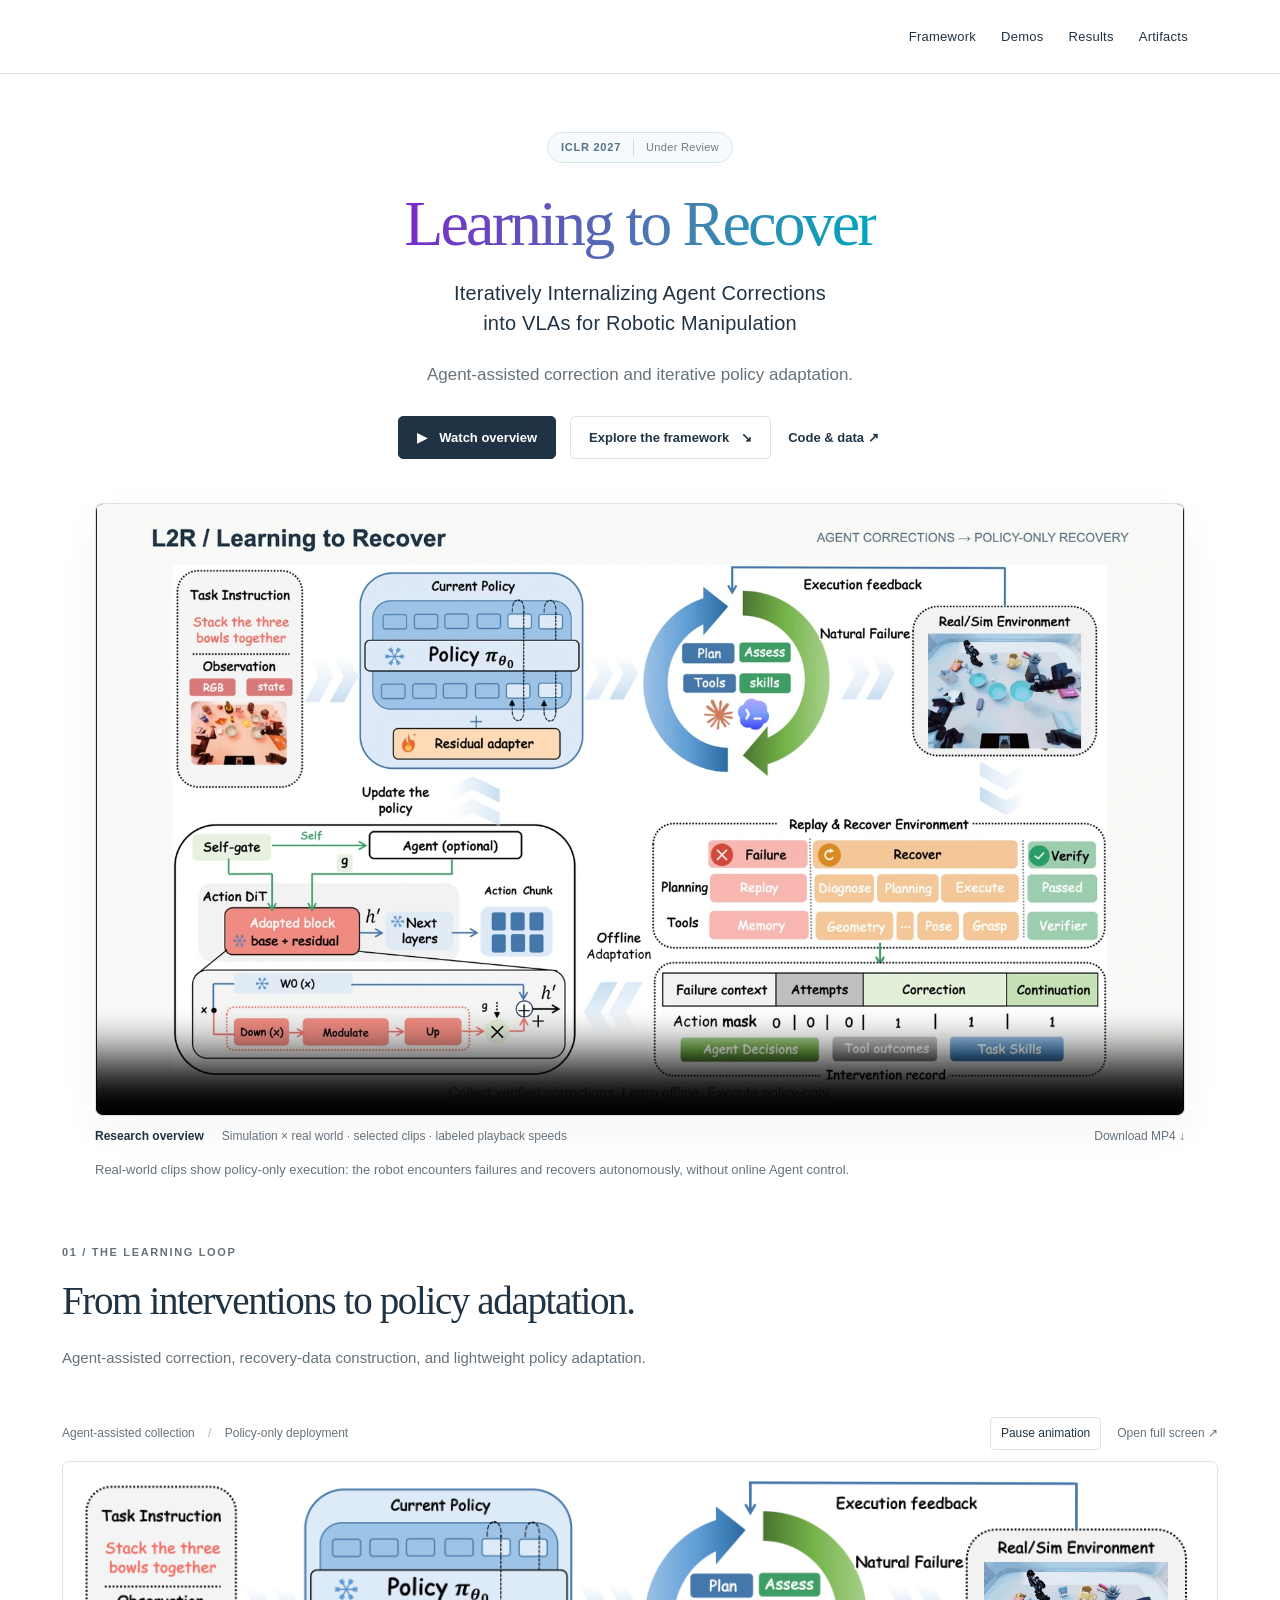
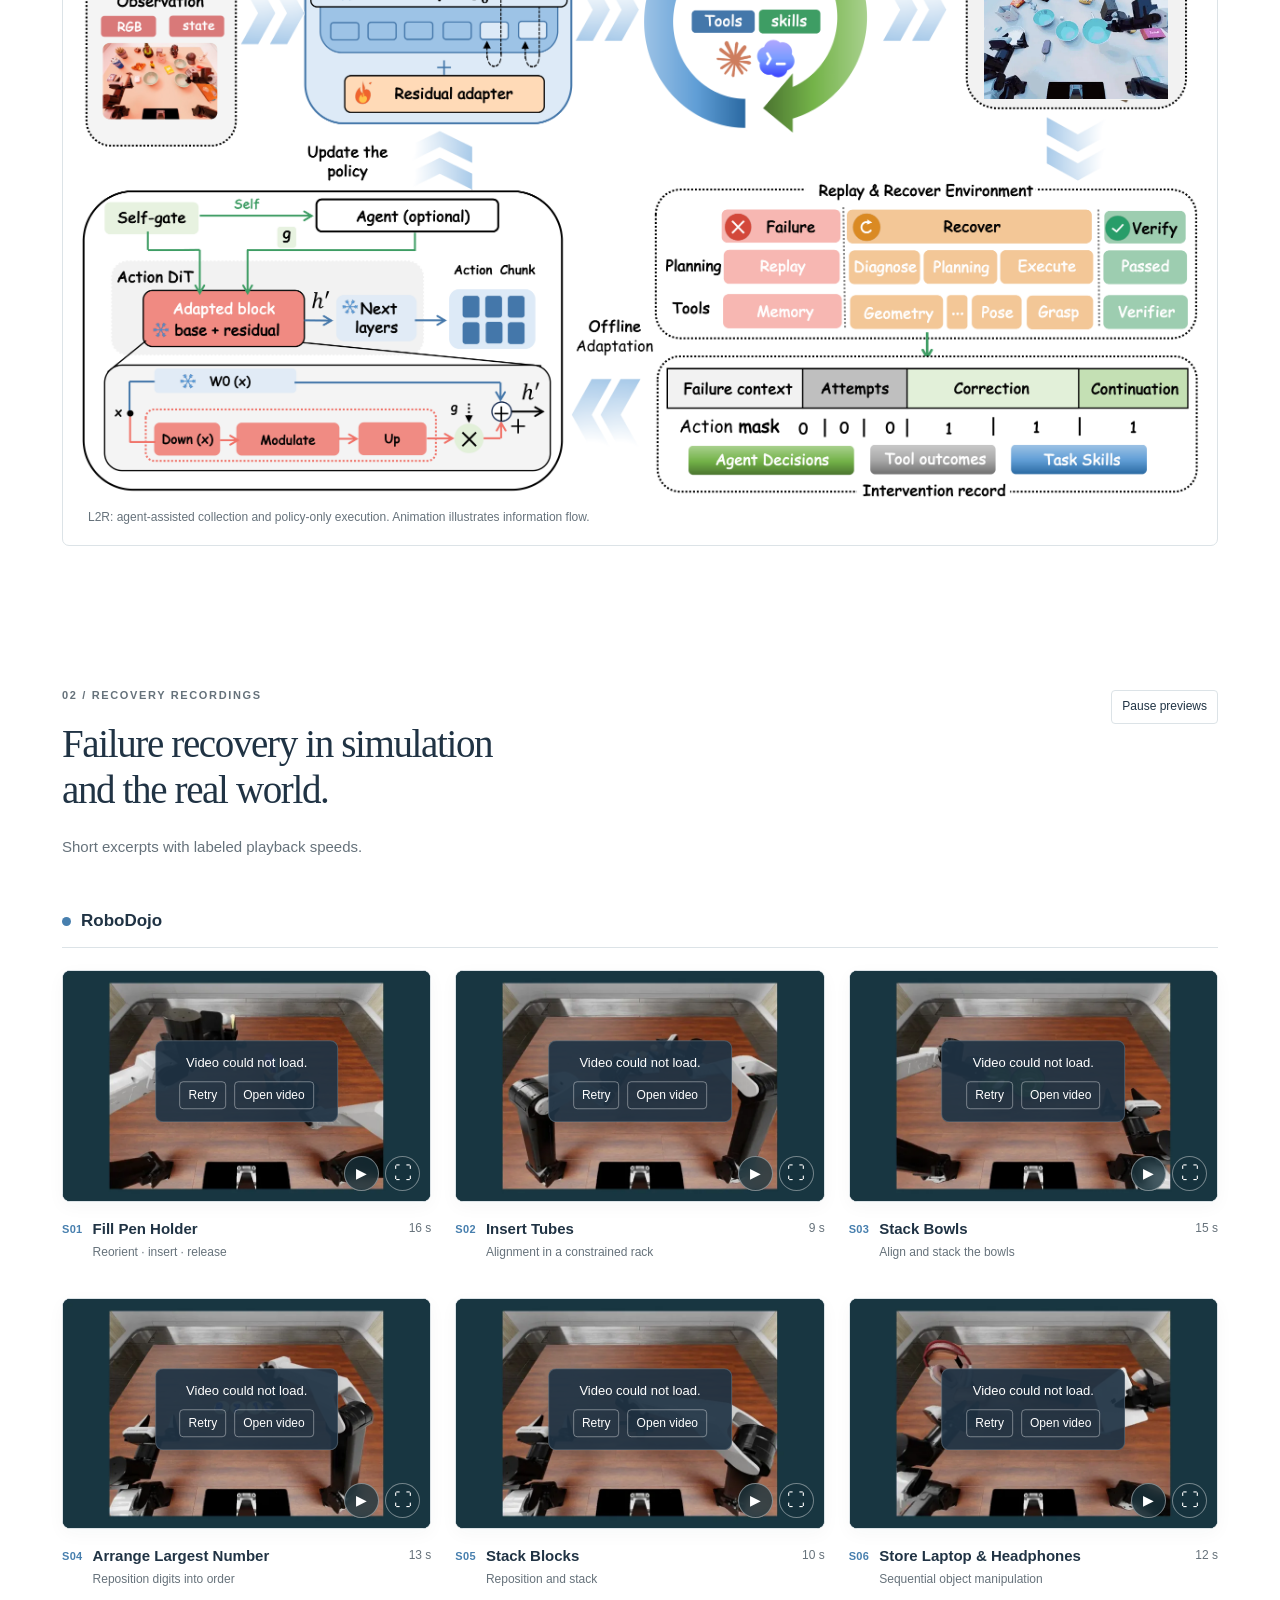
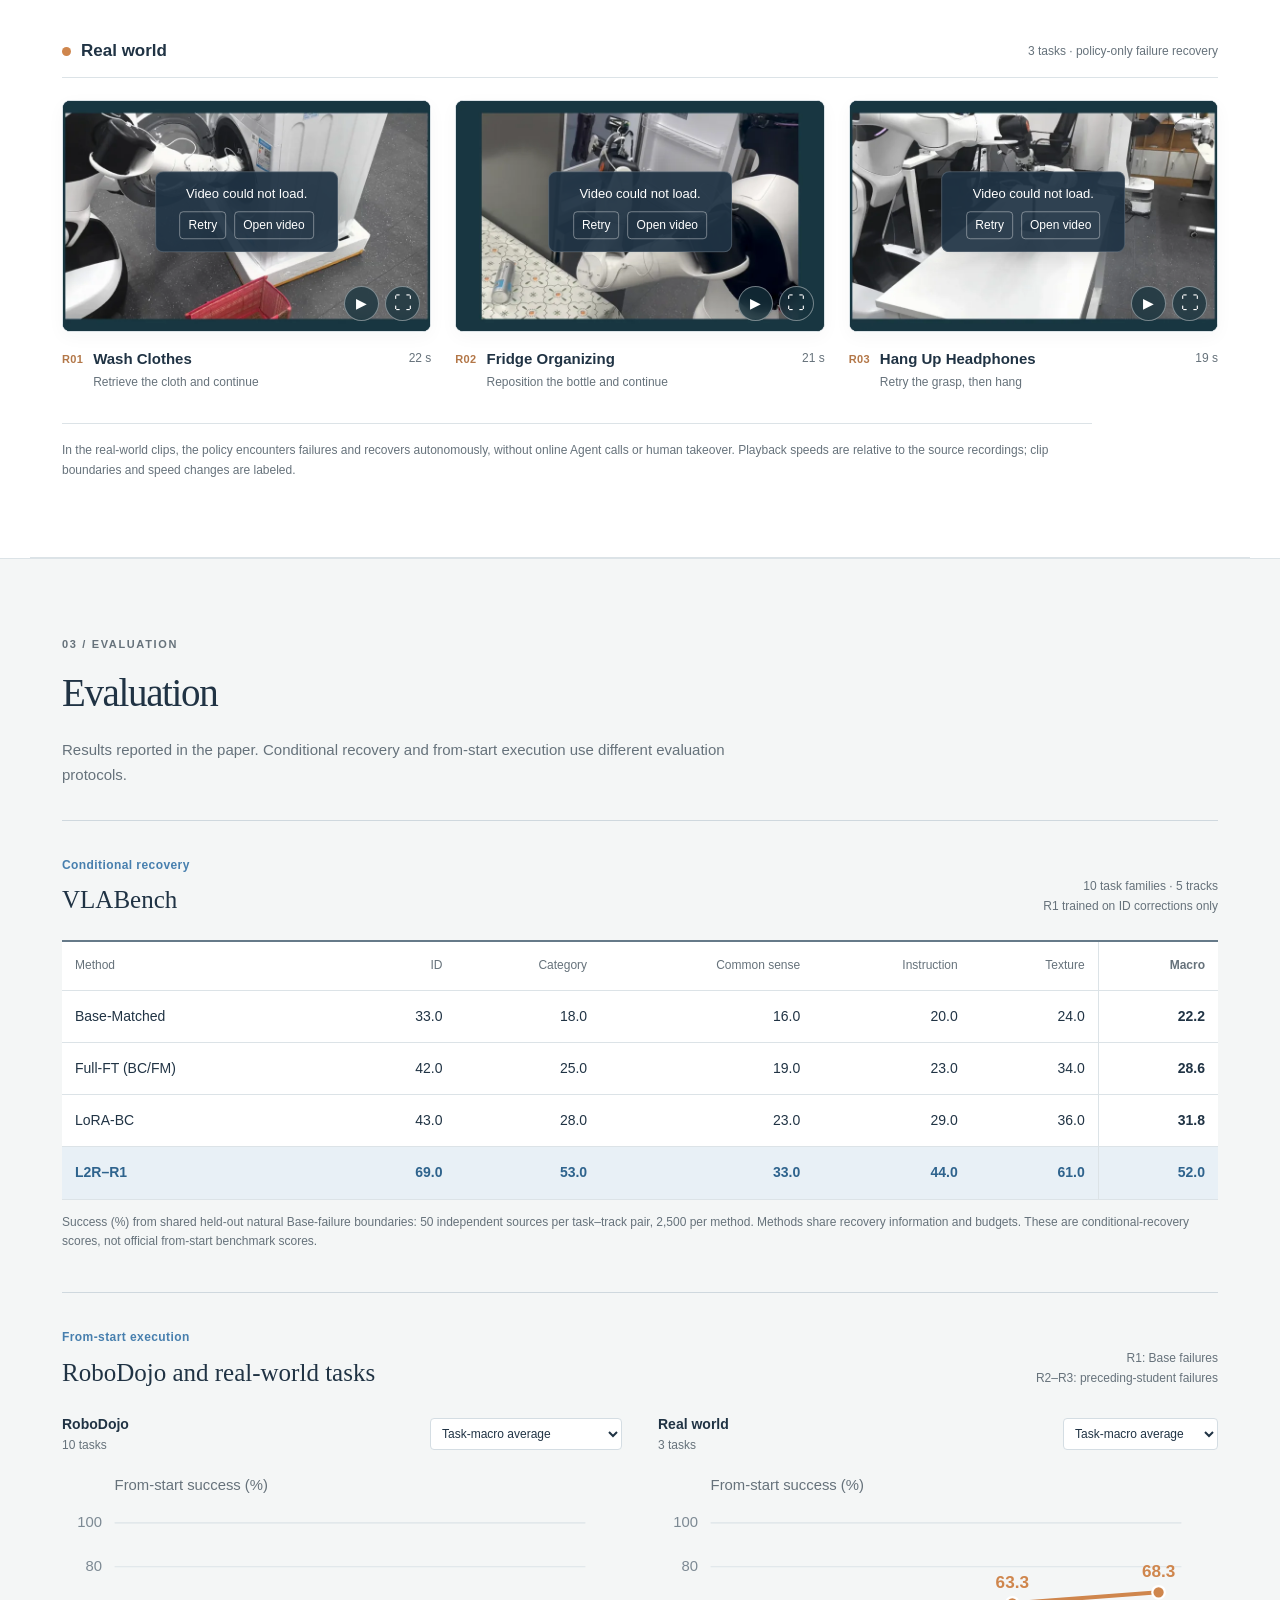
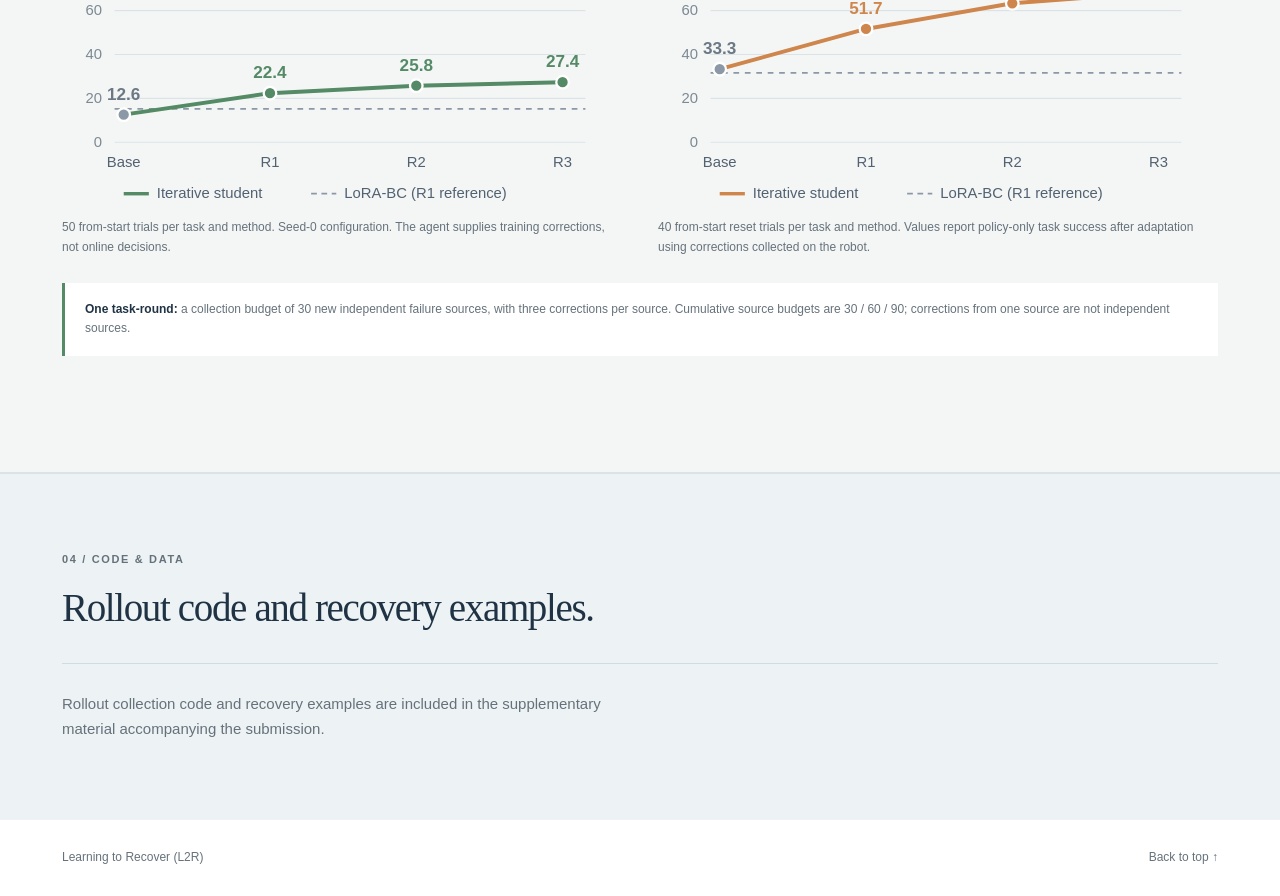
<file: index.html>
<!doctype html>
<html lang="en">
<head>
  <meta charset="utf-8">
  <meta name="viewport" content="width=device-width, initial-scale=1">
  <meta name="robots" content="noindex, nofollow, noarchive">
  <meta name="referrer" content="no-referrer">
  <meta http-equiv="Content-Security-Policy" content="default-src 'self'; script-src 'self'; style-src 'self' 'unsafe-inline'; img-src 'self' data:; media-src 'self'; connect-src 'self'; object-src 'none'; base-uri 'none'; form-action 'none'">
  <meta name="description" content="Verified interventions, lightweight offline adaptation, and iterative learning from natural robot failures.">
  <title>Learning to Recover (L2R)</title>
  <link rel="icon" href="data:,">
  <link rel="stylesheet" href="style.css">
  <link rel="stylesheet" href="polish.css?v=20260926b">
  <script src="app.js" defer></script>
  <link rel="preload" as="image" href="media/overview-poster.webp?v=20260926b" fetchpriority="high">
</head>
<body>
<a class="skip" href="#main">Skip to content</a>
<header class="site-header">
  <nav aria-label="Page navigation"><a href="#framework">Framework</a><a href="#recordings">Demos</a><a href="#evidence">Results</a><a href="#artifacts">Artifacts</a></nav>
</header>
<main id="main">
<section class="hero wrap" id="top">
  <p class="review-status"><span>ICLR 2027</span><span>Under Review</span></p>
  <h1><span>Learning to Recover</span></h1>
  <p class="paper-subtitle">Iteratively Internalizing Agent Corrections<br class="desktop-only"> into VLAs for Robotic Manipulation</p>
  <p class="hero-deck">Agent-assisted correction and iterative policy adaptation.</p>
  <div class="actions"><a class="button primary" href="#overview"><span aria-hidden="true">▶</span> Watch overview</a><a class="button" href="#framework">Explore the framework <span aria-hidden="true">↘</span></a><a class="text-link" href="#artifacts">Code &amp; data <span aria-hidden="true">↗</span></a></div>
  <figure class="overview" id="overview">
    <video controls playsinline preload="none" poster="media/overview-poster.webp?v=20260926b" aria-label="Research overview with simulation recovery examples and policy-only real-world failure recovery"><source src="media/overview.mp4?v=20260926b" type="video/mp4"><track kind="captions" srclang="en" label="English" src="overview.vtt?v=20260926" default>Your browser does not support video. <a href="media/overview.mp4?v=20260926b">Download the overview.</a></video>
    <figcaption><span>Research overview</span><span>Simulation × real world · selected clips · labeled playback speeds</span><a href="media/overview.mp4?v=20260926b" download>Download MP4 ↓</a></figcaption>
    <p class="overview-note">Real-world clips show policy-only execution: the robot encounters failures and recovers autonomously, without online Agent control.</p>
  </figure>
</section>


<section class="section wrap" id="framework">
  <div class="section-heading"><p class="eyebrow">01 / The learning loop</p><h2>From interventions to policy adaptation.</h2><p>Agent-assisted correction, recovery-data construction, and lightweight policy adaptation.</p></div>
  <div class="framework-toolbar"><span>Agent-assisted collection <span class="separator">/</span> Policy-only deployment</span><button class="quiet-button" id="motion-toggle" aria-pressed="false">Pause animation</button><a href="framework.html" target="_blank" rel="noopener">Open full screen ↗</a></div>
  <figure class="framework-figure">
    <div class="framework-stage" data-framework>
      <img loading="lazy" decoding="async" class="framework-base" src="media/framework-base.webp?v=20260926b" width="2400" height="1325" alt="L2R: agent-assisted collection, selective supervision, and offline adaptation for policy-only recovery.">
      <img class="framework-ring" src="media/framework-ring.webp?v=20260926b" width="530" height="530" alt="" aria-hidden="true">
      <img class="framework-labels" src="media/framework-labels.webp?v=20260926b" width="2400" height="1325" alt="" aria-hidden="true">
      <video class="environment-video" muted playsinline loop preload="none" poster="media/physics.webp" aria-label="Illustrative manipulation in the environment"><source src="media/physics.mp4" type="video/mp4"></video>
      <svg class="flow-layer" viewBox="0 0 2400 1325" aria-hidden="true">
        <g transform="translate(342 227)"><g class="framework-chevron" style="--dx:5px;--dy:0px;animation-delay:0.0s">
          <svg width="76" height="127" viewBox="0 0 76 127" overflow="hidden"><image href="media/framework-arrows.webp?v=20260926b" width="2040" height="180"/></svg>
        </g></g>
        <g transform="translate(404 227)"><g class="framework-chevron" style="--dx:5px;--dy:0px;animation-delay:-1.25s">
          <svg width="76" height="127" viewBox="170 0 76 127" overflow="hidden"><image href="media/framework-arrows.webp?v=20260926b" width="2040" height="180"/></svg>
        </g></g>
        <g transform="translate(1060 219)"><g class="framework-chevron" style="--dx:5px;--dy:0px;animation-delay:0.0s">
          <svg width="77" height="128" viewBox="340 0 77 128" overflow="hidden"><image href="media/framework-arrows.webp?v=20260926b" width="2040" height="180"/></svg>
        </g></g>
        <g transform="translate(1122 219)"><g class="framework-chevron" style="--dx:5px;--dy:0px;animation-delay:-1.25s">
          <svg width="77" height="128" viewBox="510 0 77 128" overflow="hidden"><image href="media/framework-arrows.webp?v=20260926b" width="2040" height="180"/></svg>
        </g></g>
        <g transform="translate(1720 219)"><g class="framework-chevron" style="--dx:5px;--dy:0px;animation-delay:0.0s">
          <svg width="77" height="128" viewBox="680 0 77 128" overflow="hidden"><image href="media/framework-arrows.webp?v=20260926b" width="2040" height="180"/></svg>
        </g></g>
        <g transform="translate(1783 219)"><g class="framework-chevron" style="--dx:5px;--dy:0px;animation-delay:-1.25s">
          <svg width="76" height="128" viewBox="850 0 76 128" overflow="hidden"><image href="media/framework-arrows.webp?v=20260926b" width="2040" height="180"/></svg>
        </g></g>
        <g transform="translate(2072 508)"><g class="framework-chevron" style="--dx:0px;--dy:5px;animation-delay:0.0s">
          <svg width="129" height="76" viewBox="1020 0 129 76" overflow="hidden"><image href="media/framework-arrows.webp?v=20260926b" width="2040" height="180"/></svg>
        </g></g>
        <g transform="translate(2072 570)"><g class="framework-chevron" style="--dx:0px;--dy:5px;animation-delay:-1.25s">
          <svg width="128" height="76" viewBox="1190 0 128 76" overflow="hidden"><image href="media/framework-arrows.webp?v=20260926b" width="2040" height="180"/></svg>
        </g></g>
        <g transform="translate(1114 1070)"><g class="framework-chevron" style="--dx:-5px;--dy:0px;animation-delay:0.0s">
          <svg width="88" height="148" viewBox="1360 0 88 148" overflow="hidden"><image href="media/framework-arrows.webp?v=20260926b" width="2040" height="180"/></svg>
        </g></g>
        <g transform="translate(1052 1070)"><g class="framework-chevron" style="--dx:-5px;--dy:0px;animation-delay:-1.25s">
          <svg width="88" height="148" viewBox="1530 0 88 148" overflow="hidden"><image href="media/framework-arrows.webp?v=20260926b" width="2040" height="180"/></svg>
        </g></g>
        <g transform="translate(711 595)"><g class="framework-chevron" style="--dx:0px;--dy:-5px;animation-delay:0.0s">
          <svg width="130" height="71" viewBox="1700 0 130 71" overflow="hidden"><image href="media/framework-arrows.webp?v=20260926b" width="2040" height="180"/></svg>
        </g></g>
        <g transform="translate(711 538)"><g class="framework-chevron" style="--dx:0px;--dy:-5px;animation-delay:-1.25s">
          <svg width="130" height="71" viewBox="1870 0 130 71" overflow="hidden"><image href="media/framework-arrows.webp?v=20260926b" width="2040" height="180"/></svg>
        </g></g>
      </svg>
    </div>
    <figcaption>L2R: agent-assisted collection and policy-only execution. Animation illustrates information flow.</figcaption>
  </figure>
</section>

<section class="section wrap demo-section" id="recordings">
  <div class="demo-heading"><div class="section-heading compact"><p class="eyebrow">02 / Recovery recordings</p><h2>Failure recovery in simulation<br>and the real world.</h2><p>Short excerpts with labeled playback speeds.</p></div><button class="quiet-button" id="gallery-toggle" aria-pressed="false">Pause previews</button></div>
  <div class="gallery-group-heading"><h3><span class="domain-dot sim-dot"></span>RoboDojo</h3></div>
  <div class="demo-grid simulation-gallery">
    <figure class="demo-card"><div class="clip-frame"><video class="demo-clip" controls muted playsinline loop preload="none" data-poster="media/clips/fill-pen-holder.webp" aria-label="Fill Pen Holder, edited excerpts, 2× / 2.5× playback"><source src="media/clips/fill-pen-holder.mp4" type="video/mp4"></video></div><figcaption><span class="clip-index">S01</span><div><h3>Fill Pen Holder</h3><p>Reorient · insert · release</p></div><span class="clip-duration">16 s</span></figcaption></figure>
    <figure class="demo-card"><div class="clip-frame"><video class="demo-clip" controls muted playsinline loop preload="none" data-poster="media/clips/insert-tubes.webp" aria-label="Insert Tubes, edited excerpts, 1.5× / 1.25× playback"><source src="media/clips/insert-tubes.mp4" type="video/mp4"></video></div><figcaption><span class="clip-index">S02</span><div><h3>Insert Tubes</h3><p>Alignment in a constrained rack</p></div><span class="clip-duration">9 s</span></figcaption></figure>
    <figure class="demo-card"><div class="clip-frame"><video class="demo-clip" controls muted playsinline loop preload="none" data-poster="media/clips/stack-bowls.webp" aria-label="Stack Bowls, edited excerpts, 2× playback"><source src="media/clips/stack-bowls.mp4" type="video/mp4"></video></div><figcaption><span class="clip-index">S03</span><div><h3>Stack Bowls</h3><p>Align and stack the bowls</p></div><span class="clip-duration">15 s</span></figcaption></figure>
    <figure class="demo-card"><div class="clip-frame"><video class="demo-clip" controls muted playsinline loop preload="none" data-poster="media/clips/arrange-number.webp" aria-label="Arrange Largest Number, edited excerpts, 2× playback"><source src="media/clips/arrange-number.mp4" type="video/mp4"></video></div><figcaption><span class="clip-index">S04</span><div><h3>Arrange Largest Number</h3><p>Reposition digits into order</p></div><span class="clip-duration">13 s</span></figcaption></figure>
    <figure class="demo-card"><div class="clip-frame"><video class="demo-clip" controls muted playsinline loop preload="none" data-poster="media/clips/stack-blocks.webp" aria-label="Stack Blocks, edited excerpts, 1.8× playback"><source src="media/clips/stack-blocks.mp4" type="video/mp4"></video></div><figcaption><span class="clip-index">S05</span><div><h3>Stack Blocks</h3><p>Reposition and stack</p></div><span class="clip-duration">10 s</span></figcaption></figure>
    <figure class="demo-card"><div class="clip-frame"><video class="demo-clip" controls muted playsinline loop preload="none" data-poster="media/clips/store-laptop.webp" aria-label="Store Laptop and Headphones, edited excerpts, 2× playback"><source src="media/clips/store-laptop.mp4" type="video/mp4"></video></div><figcaption><span class="clip-index">S06</span><div><h3>Store Laptop &amp; Headphones</h3><p>Sequential object manipulation</p></div><span class="clip-duration">12 s</span></figcaption></figure>
  </div>
  <div class="gallery-group-heading real-group"><h3><span class="domain-dot real-dot"></span>Real world</h3><p>3 tasks · policy-only failure recovery</p></div>
  <div class="demo-grid real-demo-gallery">
    <figure class="demo-card"><div class="clip-frame"><video class="demo-clip" controls muted playsinline loop preload="none" data-poster="media/clips/wash-clothes.webp" aria-label="Wash Clothes, policy-only autonomous failure recovery, selected clips at 3× / 4× playback"><source src="media/clips/wash-clothes.mp4?v=20260924c" type="video/mp4"></video></div><figcaption><span class="clip-index">R01</span><div><h3>Wash Clothes</h3><p>Retrieve the cloth and continue</p></div><span class="clip-duration">22 s</span></figcaption></figure>
    <figure class="demo-card"><div class="clip-frame"><video class="demo-clip" controls muted playsinline loop preload="none" data-poster="media/clips/fridge.webp?v=20260924b" aria-label="Fridge Organizing, policy-only autonomous failure recovery, selected clips at 3× / 4× playback"><source src="media/clips/fridge.mp4?v=20260924c" type="video/mp4"></video></div><figcaption><span class="clip-index">R02</span><div><h3>Fridge Organizing</h3><p>Reposition the bottle and continue</p></div><span class="clip-duration">21 s</span></figcaption></figure>
    <figure class="demo-card"><div class="clip-frame"><video class="demo-clip" controls muted playsinline loop preload="none" data-poster="media/clips/hang-headphones.webp" aria-label="Hang Up Headphones, policy-only autonomous failure recovery, selected clips at 3× / 2.5× playback"><source src="media/clips/hang-headphones.mp4?v=20260924c" type="video/mp4"></video></div><figcaption><span class="clip-index">R03</span><div><h3>Hang Up Headphones</h3><p>Retry the grasp, then hang</p></div><span class="clip-duration">19 s</span></figcaption></figure>
  </div>
  <p class="gallery-note">In the real-world clips, the policy encounters failures and recovers autonomously, without online Agent calls or human takeover. Playback speeds are relative to the source recordings; clip boundaries and speed changes are labeled.</p>
</section>


<section class="evidence-section" id="evidence"><div class="wrap section">
  <div class="section-heading compact"><p class="eyebrow">03 / Evaluation</p><h2>Evaluation</h2><p>Results reported in the paper. Conditional recovery and from-start execution use different evaluation protocols.</p></div>
  <article class="study">
    <div class="study-heading"><div><span class="study-tag">Conditional recovery</span><h3>VLABench</h3></div><p>10 task families · 5 tracks<br>R1 trained on ID corrections only</p></div>
    <div class="table-scroll"><table class="results-table"><caption class="sr-only">Conditional recovery success percentage on VLABench</caption><thead><tr><th scope="col">Method</th><th scope="col">ID</th><th scope="col">Category</th><th scope="col">Common sense</th><th scope="col">Instruction</th><th scope="col">Texture</th><th scope="col">Macro</th></tr></thead><tbody>
      <tr><th scope="row">Base-Matched</th><td>33.0</td><td>18.0</td><td>16.0</td><td>20.0</td><td>24.0</td><td>22.2</td></tr>
      <tr><th scope="row">Full-FT (BC/FM)</th><td>42.0</td><td>25.0</td><td>19.0</td><td>23.0</td><td>34.0</td><td>28.6</td></tr>
      <tr><th scope="row">LoRA-BC</th><td>43.0</td><td>28.0</td><td>23.0</td><td>29.0</td><td>36.0</td><td>31.8</td></tr>
      <tr class="ours-row"><th scope="row">L2R–R1</th><td>69.0</td><td>53.0</td><td>33.0</td><td>44.0</td><td>61.0</td><td>52.0</td></tr>
    </tbody></table></div>
    <p class="protocol-note">Success (%) from shared held-out natural Base-failure boundaries: 50 independent sources per task–track pair, 2,500 per method. Methods share recovery information and budgets. These are conditional-recovery scores, not official from-start benchmark scores.</p>
  </article>
  <article class="study iterative-study">
    <div class="study-heading"><div><span class="study-tag">From-start execution</span><h3>RoboDojo and real-world tasks</h3></div><p>R1: Base failures<br>R2–R3: preceding-student failures</p></div>
    <div class="plot-grid">
      <div class="plot-panel"><div class="plot-heading"><h4>RoboDojo <span>10 tasks</span></h4><label class="sr-only" for="sim-task">RoboDojo task</label><select id="sim-task"><option value="macro">Task-macro average</option></select></div><div class="line-chart" id="sim-chart"></div><p class="protocol-note">50 from-start trials per task and method. Seed-0 configuration. The agent supplies training corrections, not online decisions.</p></div>
      <div class="plot-panel"><div class="plot-heading"><h4>Real world <span>3 tasks</span></h4><label class="sr-only" for="real-task">Real-world task</label><select id="real-task"><option value="macro">Task-macro average</option></select></div><div class="line-chart" id="real-chart"></div><p class="protocol-note">40 from-start reset trials per task and method. Values report policy-only task success after adaptation using corrections collected on the robot.</p></div>
    </div>
    <div class="round-note"><strong>One task-round:</strong> a collection budget of 30 new independent failure sources, with three corrections per source. Cumulative source budgets are 30 / 60 / 90; corrections from one source are not independent sources.</div>
  </article>
</div></section>


<section class="artifacts-section" id="artifacts"><div class="wrap section">
  <div class="section-heading compact"><p class="eyebrow">04 / Code &amp; data</p><h2>Rollout code and recovery examples.</h2></div>
  <div class="artifact-download"><p>Rollout collection code and recovery examples are included in the supplementary material accompanying the submission.</p></div>
</div></section>
<noscript><p class="wrap">JavaScript enables the interactive figures and video previews. The overview video remains available through the link above.</p></noscript>
</main>
<footer class="wrap"><p>Learning to Recover (L2R)</p><a href="#top">Back to top ↑</a></footer>
</body></html>
</file>
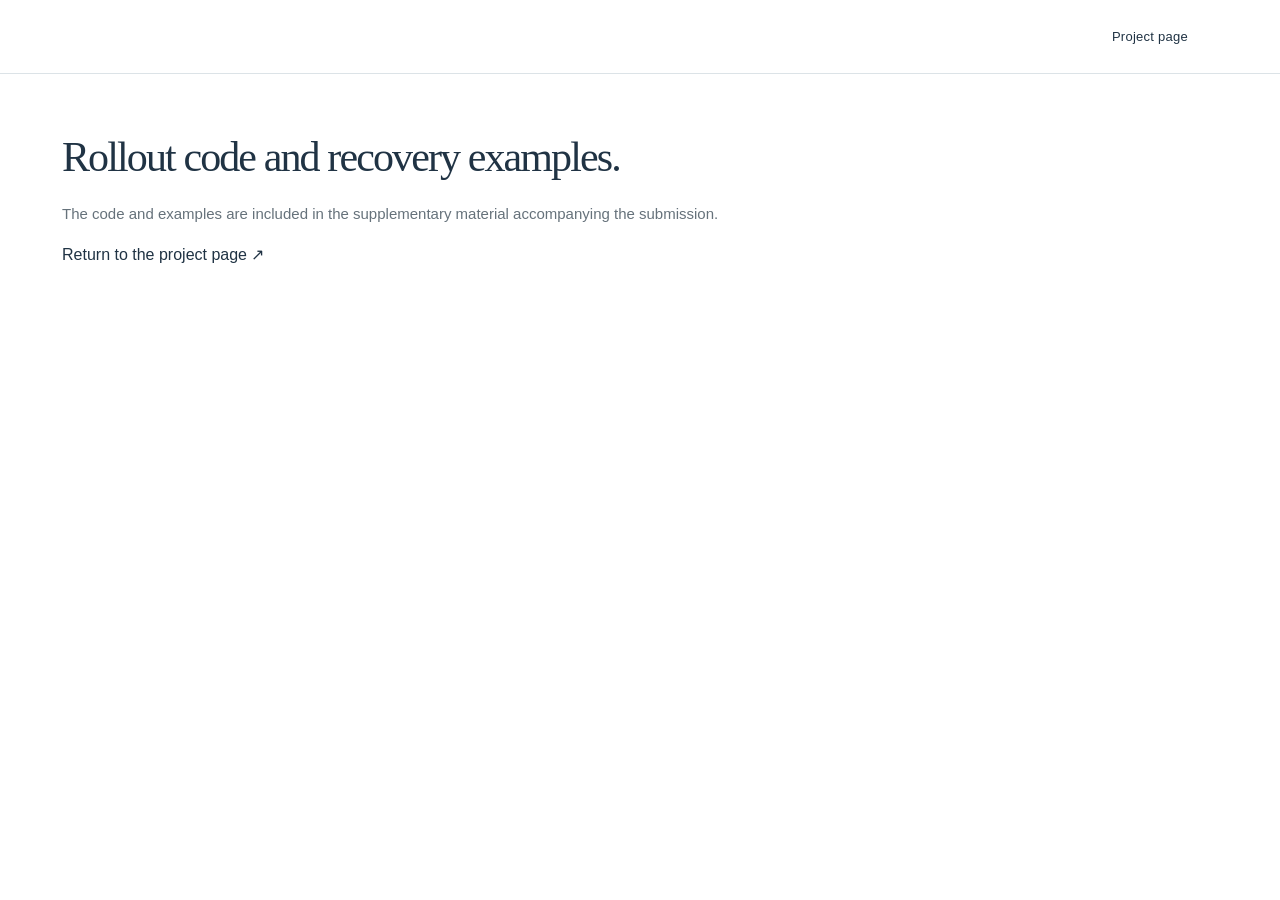
<file: documentation.html>
<!doctype html>
<html lang="en"><head><meta charset="utf-8"><meta name="viewport" content="width=device-width,initial-scale=1"><meta name="robots" content="noindex,nofollow,noarchive"><meta name="referrer" content="no-referrer"><meta http-equiv="Content-Security-Policy" content="default-src 'self'; style-src 'self'; img-src 'self' data:; object-src 'none'; base-uri 'none'; form-action 'none'"><link rel="icon" href="data:,"><title>Supplementary material · L2R</title><link rel="stylesheet" href="style.css"><link rel="stylesheet" href="polish.css"></head>
<body><header class="site-header"><nav aria-label="Page navigation"><a href="index.html">Project page</a></nav></header>
<main class="wrap documentation"><h1>Rollout code and recovery examples.</h1><p>The code and examples are included in the supplementary material accompanying the submission.</p><a href="index.html">Return to the project page ↗</a></main></body></html>
</file>
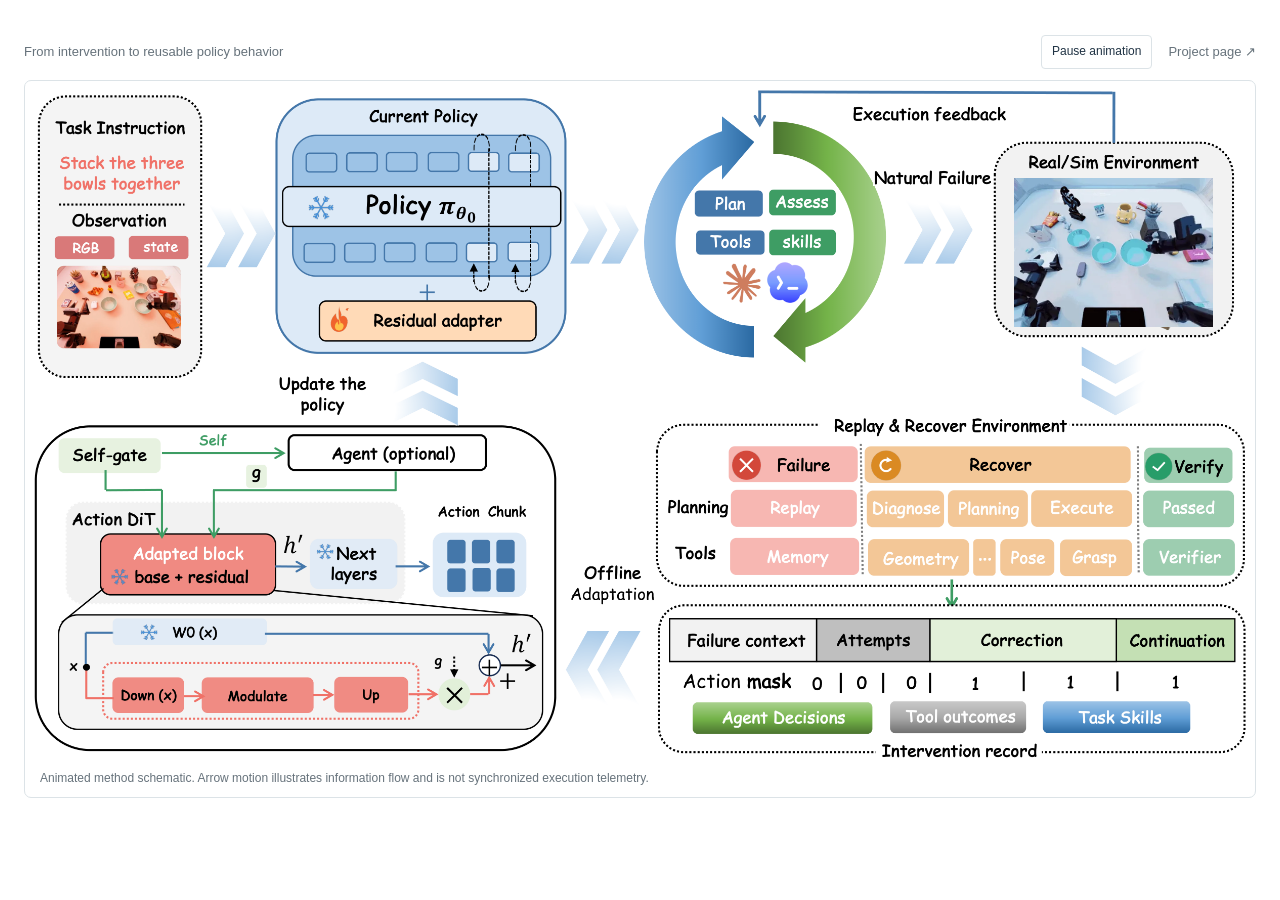
<file: framework.html>
<!doctype html><html lang="en"><head><meta charset="utf-8"><meta name="viewport" content="width=device-width,initial-scale=1"><meta name="robots" content="noindex,nofollow,noarchive"><meta name="referrer" content="no-referrer"><link rel="icon" href="data:,"><title>Framework · Learning to Recover (L2R)</title><link rel="stylesheet" href="style.css"><link rel="stylesheet" href="polish.css?v=20260926b"><script src="app.js" defer></script><style>body{padding:24px;max-width:1900px;margin:auto}.framework-toolbar{font-size:13px}.framework-figure{padding:8px}h1{font-size:26px;margin:0}</style></head><body>
<div class="framework-toolbar"><span>From intervention to reusable policy behavior</span><button class="quiet-button" id="motion-toggle" aria-pressed="false">Pause animation</button><a href="index.html#framework">Project page ↗</a></div>
<figure class="framework-figure"><div class="framework-stage" data-framework>
      <img loading="lazy" decoding="async" class="framework-base" src="media/framework-base.webp?v=20260926b" width="2400" height="1325" alt="L2R: agent-assisted collection, selective supervision, and offline adaptation for policy-only recovery.">
      <img class="framework-ring" src="media/framework-ring.webp?v=20260926b" width="530" height="530" alt="" aria-hidden="true">
      <img class="framework-labels" src="media/framework-labels.webp?v=20260926b" width="2400" height="1325" alt="" aria-hidden="true">
      <video class="environment-video" muted playsinline loop preload="none" poster="media/physics.webp" aria-label="Illustrative manipulation in the environment"><source src="media/physics.mp4" type="video/mp4"></video>
      <svg class="flow-layer" viewBox="0 0 2400 1325" aria-hidden="true">
        <g transform="translate(342 227)"><g class="framework-chevron" style="--dx:5px;--dy:0px;animation-delay:0.0s">
          <svg width="76" height="127" viewBox="0 0 76 127" overflow="hidden"><image href="media/framework-arrows.webp?v=20260926b" width="2040" height="180"/></svg>
        </g></g>
        <g transform="translate(404 227)"><g class="framework-chevron" style="--dx:5px;--dy:0px;animation-delay:-1.25s">
          <svg width="76" height="127" viewBox="170 0 76 127" overflow="hidden"><image href="media/framework-arrows.webp?v=20260926b" width="2040" height="180"/></svg>
        </g></g>
        <g transform="translate(1060 219)"><g class="framework-chevron" style="--dx:5px;--dy:0px;animation-delay:0.0s">
          <svg width="77" height="128" viewBox="340 0 77 128" overflow="hidden"><image href="media/framework-arrows.webp?v=20260926b" width="2040" height="180"/></svg>
        </g></g>
        <g transform="translate(1122 219)"><g class="framework-chevron" style="--dx:5px;--dy:0px;animation-delay:-1.25s">
          <svg width="77" height="128" viewBox="510 0 77 128" overflow="hidden"><image href="media/framework-arrows.webp?v=20260926b" width="2040" height="180"/></svg>
        </g></g>
        <g transform="translate(1720 219)"><g class="framework-chevron" style="--dx:5px;--dy:0px;animation-delay:0.0s">
          <svg width="77" height="128" viewBox="680 0 77 128" overflow="hidden"><image href="media/framework-arrows.webp?v=20260926b" width="2040" height="180"/></svg>
        </g></g>
        <g transform="translate(1783 219)"><g class="framework-chevron" style="--dx:5px;--dy:0px;animation-delay:-1.25s">
          <svg width="76" height="128" viewBox="850 0 76 128" overflow="hidden"><image href="media/framework-arrows.webp?v=20260926b" width="2040" height="180"/></svg>
        </g></g>
        <g transform="translate(2072 508)"><g class="framework-chevron" style="--dx:0px;--dy:5px;animation-delay:0.0s">
          <svg width="129" height="76" viewBox="1020 0 129 76" overflow="hidden"><image href="media/framework-arrows.webp?v=20260926b" width="2040" height="180"/></svg>
        </g></g>
        <g transform="translate(2072 570)"><g class="framework-chevron" style="--dx:0px;--dy:5px;animation-delay:-1.25s">
          <svg width="128" height="76" viewBox="1190 0 128 76" overflow="hidden"><image href="media/framework-arrows.webp?v=20260926b" width="2040" height="180"/></svg>
        </g></g>
        <g transform="translate(1114 1070)"><g class="framework-chevron" style="--dx:-5px;--dy:0px;animation-delay:0.0s">
          <svg width="88" height="148" viewBox="1360 0 88 148" overflow="hidden"><image href="media/framework-arrows.webp?v=20260926b" width="2040" height="180"/></svg>
        </g></g>
        <g transform="translate(1052 1070)"><g class="framework-chevron" style="--dx:-5px;--dy:0px;animation-delay:-1.25s">
          <svg width="88" height="148" viewBox="1530 0 88 148" overflow="hidden"><image href="media/framework-arrows.webp?v=20260926b" width="2040" height="180"/></svg>
        </g></g>
        <g transform="translate(711 595)"><g class="framework-chevron" style="--dx:0px;--dy:-5px;animation-delay:0.0s">
          <svg width="130" height="71" viewBox="1700 0 130 71" overflow="hidden"><image href="media/framework-arrows.webp?v=20260926b" width="2040" height="180"/></svg>
        </g></g>
        <g transform="translate(711 538)"><g class="framework-chevron" style="--dx:0px;--dy:-5px;animation-delay:-1.25s">
          <svg width="130" height="71" viewBox="1870 0 130 71" overflow="hidden"><image href="media/framework-arrows.webp?v=20260926b" width="2040" height="180"/></svg>
        </g></g>
      </svg>
    </div><figcaption>Animated method schematic. Arrow motion illustrates information flow and is not synchronized execution telemetry.</figcaption></figure></body></html>
</file>
<file: style.css>
:root{--ink:#203344;--muted:#66727b;--blue:#477fae;--green:#558a66;--orange:#cf864d;--line:#dce3e7;--paper:#fff;--wash:#f4f6f6;--soft-blue:#eaf1f7;--soft-green:#edf4ed;--serif:Georgia,'Times New Roman',serif;--sans:Arial,Helvetica,sans-serif}
*{box-sizing:border-box}html{scroll-behavior:smooth;scroll-padding-top:90px}body{margin:0;background:var(--paper);color:var(--ink);font-family:var(--sans);font-size:16px;line-height:1.65}a{color:inherit;text-decoration:none}a:hover{text-decoration:underline;text-underline-offset:5px}button,select{font:inherit}button,a,select,summary{touch-action:manipulation}button:focus-visible,a:focus-visible,select:focus-visible,summary:focus-visible{outline:3px solid var(--orange);outline-offset:5px}button{cursor:pointer}figure{margin:0}video{display:block;width:100%;background:#172331}h1,h2,h3,h4,p{margin-top:0}.wrap{max-width:1160px;margin:0 auto;padding-left:32px;padding-right:32px}.site-header{height:74px;padding:0 max(32px,calc((100vw - 1096px)/2));border-bottom:1px solid var(--line);display:flex;align-items:center;justify-content:space-between;background:rgba(255,255,255,.96);position:sticky;top:0;z-index:20;backdrop-filter:blur(12px)}.wordmark{font-size:13px;font-weight:600;letter-spacing:.02em;display:flex;align-items:center;gap:9px}.loop-mark{font-size:26px;line-height:1;color:var(--blue)}nav{display:flex;gap:25px;font-size:12px;letter-spacing:.02em}.hero{text-align:center;padding-top:68px}.eyebrow{font-size:10px;text-transform:uppercase;letter-spacing:.18em;color:var(--muted);font-weight:700;margin-bottom:24px}h1{font-family:var(--serif);font-weight:400;font-size:clamp(38px,5vw,65px);line-height:1.08;letter-spacing:-.045em;margin-bottom:20px}h1 span{color:var(--blue)}.paper-subtitle{font-size:20px;letter-spacing:.01em;margin-bottom:23px}.hero-deck{font-size:17px;line-height:1.6;color:var(--muted);margin-bottom:28px}.actions{display:flex;align-items:center;justify-content:center;gap:14px;flex-wrap:wrap;margin-bottom:44px}.button{display:inline-flex;align-items:center;justify-content:center;gap:12px;padding:10px 18px;border:1px solid var(--line);border-radius:5px;font-size:12px;font-weight:600;min-height:43px;transition:background .2s,transform .2s}.button:hover{background:var(--wash);text-decoration:none;transform:translateY(-1px)}.button.primary{background:var(--ink);border-color:var(--ink);color:white}.button.primary:hover{background:#365165}.text-link{font-size:12px;font-weight:600;padding:9px 3px}.overview{max-width:1020px;margin:0 auto;text-align:left}.overview video{border-radius:8px;aspect-ratio:16/9;object-fit:contain;box-shadow:0 8px 40px #2233440d}.overview figcaption{font-size:11px;display:flex;gap:18px;align-items:center;margin-top:11px;color:var(--muted)}.overview figcaption span:first-child{font-weight:700;color:var(--ink)}.overview figcaption a{margin-left:auto;white-space:nowrap}.result-strip{display:grid;grid-template-columns:repeat(3,1fr);margin-top:40px;border-top:1px solid var(--line);border-bottom:1px solid var(--line);padding:27px 0;text-align:left}.result-strip>div{padding:0 25px;border-right:1px solid var(--line)}.result-strip>div:first-child{padding-left:0}.result-strip>div:last-child{border:0}.result-label{font-size:10px;font-weight:700;color:var(--muted);display:block;letter-spacing:.03em}.result-strip strong{font-weight:400;font-family:var(--serif);font-size:35px;letter-spacing:-.035em;line-height:1.8}.result-strip strong span{font-family:var(--sans);font-size:22px;font-weight:400;color:var(--muted)}.result-strip>div:nth-child(1) strong{color:var(--blue)}.result-strip>div:nth-child(2) strong{color:var(--green)}.result-strip>div:nth-child(3) strong{color:var(--orange)}.result-strip p{font-size:11px;color:var(--muted);margin:0}.section{padding-top:92px;padding-bottom:88px}.section-heading{max-width:770px;margin-bottom:35px}.section-heading .eyebrow{margin-bottom:17px}h2{font-family:var(--serif);font-weight:400;font-size:39px;letter-spacing:-.035em;line-height:1.18;margin-bottom:22px}.section-heading>p:last-child{font-size:15px;color:var(--muted);max-width:720px}.section-heading.compact{margin-bottom:32px}.framework-toolbar{display:flex;align-items:center;gap:16px;font-size:11px;color:var(--muted);padding:11px 0}.framework-toolbar>span{margin-right:auto}.separator{color:#abb4bd;margin:0 10px}.quiet-button{background:none;border:1px solid var(--line);border-radius:4px;padding:6px 10px;color:var(--ink);font-size:11px}.framework-figure{border:1px solid var(--line);border-radius:7px;padding:14px;background:white}.framework-stage{aspect-ratio:1800/1010;position:relative;overflow:hidden;background:white}.framework-base{display:block;width:100%;height:100%}.framework-ring{position:absolute;left:21.22222%;top:7.42574%;width:21.11111%;height:37.62376%;animation:orbit 18s linear infinite}.environment-video{position:absolute;left:80.27778%;top:14.85149%;width:17.72222%;height:21.68317%;object-fit:cover;background:#f5f5f5;border-radius:7%}.flow-layer{position:absolute;inset:0;width:100%;height:100%;pointer-events:none}.packet{fill:#94b9d9;animation:packet 1.6s ease-in-out infinite}.p2{animation-delay:.35s}.framework-figure>figcaption{font-size:10px;color:var(--muted);padding:10px 7px 0}.motion-paused .framework-ring,.motion-paused .packet{animation-play-state:paused}@keyframes orbit{to{transform:rotate(360deg)}}@keyframes packet{0%,100%{opacity:.26;transform:translateX(-3px)}50%{opacity:.95;transform:translateX(3px)}}.method-steps{display:grid;grid-template-columns:repeat(3,1fr);gap:34px;margin-top:34px}.step-number{font-size:11px;font-weight:700;color:var(--orange);display:block;border-top:2px solid var(--line);padding-top:17px;margin-bottom:12px}.method-steps h3{font-size:15px;margin-bottom:8px;font-weight:600}.method-steps p{color:var(--muted);font-size:13px;line-height:1.7;margin:0}.evidence-section{background:var(--wash);border-top:1px solid var(--line);border-bottom:1px solid var(--line)}.study{padding:30px 0 40px;border-top:1px solid #cfd8de}.study-heading{display:flex;justify-content:space-between;gap:25px;align-items:end;margin-bottom:24px}.study-heading h3{font-size:25px;font-family:var(--serif);font-weight:400;line-height:1.3;margin:7px 0 0}.study-tag{font-size:10px;font-weight:700;letter-spacing:.035em;color:var(--blue)}.study-heading>p{font-size:11px;color:var(--muted);text-align:right;margin:0}.table-scroll{overflow-x:auto}.results-table{border-collapse:collapse;width:100%;font-size:13px;background:white}.results-table th,.results-table td{padding:14px 13px;text-align:right;border-bottom:1px solid var(--line);font-variant-numeric:tabular-nums}.results-table th:first-child{text-align:left;min-width:150px}.results-table thead{font-size:11px;color:var(--muted);border-top:2px solid #667a89}.results-table th{font-weight:500}.results-table .ours-row{background:#e8f0f6;color:#2e638d}.results-table .ours-row th,.results-table .ours-row td{font-weight:700}.results-table td:last-child,.results-table th:last-child{border-left:1px solid var(--line);font-weight:700}.protocol-note{color:var(--muted);font-size:11px;line-height:1.65;margin:13px 0 0}.plot-grid{display:grid;grid-template-columns:1fr 1fr;gap:36px}.plot-panel{min-width:0}.plot-heading{display:flex;align-items:center;justify-content:space-between;gap:8px;margin-bottom:12px}.plot-heading h4{font-size:14px;font-weight:600;margin:0}.plot-heading h4 span{font-size:10px;font-weight:400;color:var(--muted);display:block}.plot-heading select{max-width:220px;font-size:10px;border:1px solid #d4dde3;background:white;border-radius:4px;padding:7px;color:var(--ink)}.line-chart svg,.budget-chart svg{display:block;width:100%;height:auto;overflow:visible}.round-note{font-size:12px;color:var(--muted);background:white;padding:17px 20px;border-left:3px solid var(--green);margin-top:25px}.round-note strong{color:var(--ink)}details{font-size:12px;color:var(--muted);margin-top:19px}summary{cursor:pointer;color:var(--ink);font-size:12px;font-weight:500}details p{max-width:850px;margin:14px 0 0}.budget-study{display:grid;grid-template-columns:1.15fr 1fr;gap:55px;border-top:1px solid #cfd8de;padding-top:34px;align-items:center}.budget-study h3{font-family:var(--serif);font-weight:400;font-size:25px;line-height:1.25;margin:10px 0 16px}.budget-study>div>p:not(.protocol-note){font-size:13px;color:var(--muted)}.real-gallery{display:grid;grid-template-columns:1fr 1fr;gap:28px}.real-gallery video{aspect-ratio:960/544;object-fit:contain;border-radius:6px}.real-gallery figcaption{display:flex;justify-content:space-between;gap:15px;padding:14px 0}.real-gallery h3{font-size:16px;margin:0 0 3px;font-weight:600}.real-gallery p,.real-gallery figcaption>span{font-size:11px;color:var(--muted);margin:0}.extra-recording{padding:12px 0;border-top:1px solid var(--line);border-bottom:1px solid var(--line);margin-bottom:48px}.extra-recording video{max-width:750px;margin-top:20px;margin-bottom:12px;border-radius:6px}.archive{display:grid;grid-template-columns:.75fr 1.25fr;gap:45px;align-items:center}.archive h3{font-family:var(--serif);font-weight:400;font-size:30px;letter-spacing:-.035em;line-height:1.15;margin:13px 0 17px}.archive-intro>p{font-size:13px;color:var(--muted)}.archive-intro>.protocol-note{font-size:10px}.archive video{aspect-ratio:4/3;border-radius:6px}.case-control{display:flex;gap:7px;margin:23px 0 10px}.case-control button,.case-control select{padding:7px 10px;font-size:11px;border:1px solid var(--line);background:white;border-radius:4px;color:var(--ink)}.case-control select{flex:1;min-width:0}.artifacts-section{background:#edf2f5;border-top:1px solid var(--line)}.artifact-grid{display:grid;grid-template-columns:1fr 1fr;gap:65px;border-top:1px solid #d2dbe2;padding-top:28px}.artifact-grid h3{font-size:15px;font-weight:600}.artifact-grid ul{padding-left:18px;font-size:13px;color:var(--muted);margin-bottom:27px}.artifact-grid li{padding-left:3px;margin-bottom:8px}.artifact-scope p{font-size:13px;color:var(--muted)}footer{display:flex;justify-content:space-between;gap:25px;padding-top:28px;padding-bottom:28px;font-size:10px;color:var(--muted)}footer p{margin:0}.skip{position:fixed;top:-80px;left:12px;background:white;padding:10px;z-index:100}.skip:focus{top:12px}.sr-only{position:absolute;width:1px;height:1px;padding:0;margin:-1px;overflow:hidden;clip:rect(0,0,0,0);white-space:nowrap;border:0}
.demo-section{padding-bottom:35px}.demo-heading{display:flex;align-items:flex-start;gap:30px;justify-content:space-between}.demo-heading .section-heading{max-width:690px}.demo-heading>.quiet-button{margin-top:4px;white-space:nowrap}.gallery-group-heading{display:flex;align-items:center;justify-content:space-between;gap:20px;border-bottom:1px solid var(--line);padding-bottom:12px;margin-bottom:22px}.gallery-group-heading h3{font-size:17px;font-weight:600;margin:0;display:flex;align-items:center;gap:10px}.gallery-group-heading>p{font-size:11px;color:var(--muted);margin:0}.domain-dot{width:9px;height:9px;border-radius:50%;display:inline-block}.sim-dot{background:var(--blue)}.real-dot{background:var(--orange)}.demo-grid{display:grid;grid-template-columns:repeat(3,minmax(0,1fr));gap:28px 23px}.demo-card{min-width:0}.clip-frame{position:relative;overflow:hidden;border-radius:7px;background:#183640;box-shadow:0 5px 20px #17353e0c}.clip-frame video{width:100%;aspect-ratio:8/5;object-fit:contain;background:#183640}.demo-card figcaption{display:flex;align-items:flex-start;gap:10px;padding:14px 0 7px}.clip-index{font-size:9px;line-height:21px;color:var(--blue);font-weight:700;letter-spacing:.03em}.real-demo-gallery .clip-index{color:#b37748}.demo-card figcaption>div{min-width:0;flex:1}.demo-card h3{font-size:13px;line-height:1.5;font-weight:600;margin:0 0 4px}.demo-card p{font-size:10px;color:var(--muted);line-height:1.5;margin:0}.clip-duration{font-size:10px;color:var(--muted);white-space:nowrap;line-height:21px}.real-group{margin-top:42px}.image-sequence-tag{position:absolute;right:10px;top:10px;background:#fffefaee;padding:4px 8px;border-radius:3px;font-size:9px;line-height:1.4;color:#855633;pointer-events:none}.gallery-note{max-width:930px;font-size:10px;line-height:1.75;color:var(--muted);border-top:1px solid var(--line);margin:25px 0 0;padding-top:16px}
.clip-actions{position:absolute;bottom:10px;right:10px;display:flex;gap:6px}.clip-action{border:1px solid #ffffff66;border-radius:50%;background:#16323cbf;color:#fff;width:31px;height:31px;display:flex;align-items:center;justify-content:center;padding:0;font-size:12px;backdrop-filter:blur(6px);transition:background .2s}.clip-action:hover{background:#16323c}.clip-action:focus-visible{outline:3px solid var(--orange);outline-offset:3px}.clip-action:last-child{font-size:18px}.demo-section{border-bottom:1px solid var(--line)}
@media(max-width:850px){.demo-grid{gap:20px 16px}.demo-card figcaption{gap:6px}.demo-card h3{font-size:11px}.clip-duration{font-size:9px}.demo-card p{font-size:9px}.clip-index{display:none}}
@media(max-width:700px){.demo-grid{grid-template-columns:repeat(2,minmax(0,1fr))}.demo-heading{display:block}.demo-heading>.quiet-button{margin:0 0 25px}.gallery-group-heading{align-items:flex-start}.gallery-group-heading>p{max-width:180px;text-align:right}.demo-card h3{font-size:12px}}
@media(max-width:480px){.demo-grid{grid-template-columns:1fr;gap:24px}.demo-card h3{font-size:14px}.demo-card p{font-size:11px}.clip-index{display:block;font-size:10px}.clip-duration{font-size:11px}.demo-card figcaption{gap:10px}.gallery-group-heading>p{font-size:10px}.real-group{margin-top:36px}}
@media(prefers-reduced-motion:reduce){html{scroll-behavior:auto}.framework-ring,.packet{animation:none}.button{transition:none}}
@media(max-width:850px){.site-header{padding:0 22px}.wordmark{font-size:11px}nav{gap:15px}.wrap{padding-left:25px;padding-right:25px}.result-strip strong{font-size:29px}.result-label{font-size:9px}.plot-grid{gap:20px}.plot-heading{align-items:start;flex-direction:column}.archive{gap:26px}.framework-toolbar{flex-wrap:wrap}.framework-toolbar>span{flex-basis:100%}.artifact-grid{gap:35px}}
@media(max-width:600px){.site-header{height:auto;min-height:68px;display:block;padding-top:10px;padding-bottom:10px}.wordmark{justify-content:center;margin-bottom:7px}nav{justify-content:center;font-size:10px;gap:25px}.hero{padding-top:42px}h1{font-size:39px}.paper-subtitle{font-size:16px}.hero-deck{font-size:14px}.actions{gap:9px;margin-bottom:29px}.button{padding:9px 12px;font-size:11px}.text-link{font-size:11px}.overview figcaption{display:block;font-size:10px}.overview figcaption span{display:block}.overview figcaption a{display:inline-block;margin-top:5px}.result-strip{grid-template-columns:1fr;padding:0;margin-top:26px}.result-strip>div,.result-strip>div:first-child{border-right:0;border-bottom:1px solid var(--line);padding:16px 0;display:grid;grid-template-columns:1fr 1fr;align-items:center;column-gap:12px}.result-strip strong{font-size:28px;grid-column:2;grid-row:1/3;text-align:right}.result-strip strong span{font-size:16px}.result-label{font-size:9px}.result-strip p{font-size:10px}.section{padding-top:57px;padding-bottom:55px}h2{font-size:30px}.section-heading>p:last-child{font-size:13px}.framework-figure{padding:5px;border-radius:4px}.framework-figure>figcaption{font-size:9px}.framework-toolbar{font-size:9px;gap:12px}.quiet-button{font-size:9px}.method-steps{grid-template-columns:1fr;gap:17px;margin-top:24px}.step-number{padding-top:10px;margin-bottom:4px}.method-steps h3{font-size:14px}.method-steps p{font-size:12px}.study-heading{display:block}.study-heading>p{text-align:left;margin-top:12px}.study-heading h3{font-size:24px}.results-table th,.results-table td{padding:11px;font-size:11px}.plot-grid{grid-template-columns:1fr;gap:34px}.plot-heading{flex-direction:row;align-items:center}.line-chart{max-width:500px}.budget-study{grid-template-columns:1fr;gap:15px}.budget-chart{max-width:390px}.real-gallery{grid-template-columns:1fr;gap:25px}.archive{grid-template-columns:1fr;gap:20px}.archive h3{font-size:28px}.artifact-grid{grid-template-columns:1fr;gap:25px}footer{display:block}footer p+p{margin-top:8px}.desktop-only{display:none}}
</file>
<file: polish.css>
/* Editorial scale shared across desktop and mobile. */
.video-container{position:relative}
.video-status{position:absolute;left:50%;top:48%;transform:translate(-50%,-50%);min-width:170px;max-width:90%;padding:12px 16px;border:1px solid #ffffff30;border-radius:8px;background:#203344ed;color:#fff;box-shadow:0 4px 18px #0002;font-size:13px;line-height:1.5;text-align:center;z-index:3}
.video-status[hidden]{display:none}
.video-status progress{display:block;width:100%;height:4px;margin:9px auto 2px;accent-color:#a7c9dd}
.video-status progress[hidden]{display:none}
.video-status button,.video-status a{font-size:12px;color:#fff;margin:8px 4px 0;background:transparent;border:1px solid #ffffff60;border-radius:4px;padding:4px 8px;display:inline-block}
.video-status button[hidden],.video-status a[hidden]{display:none}
.download-size{font-size:11px;font-weight:400;opacity:.8}
.documentation{max-width:880px;padding-top:58px;padding-bottom:60px}
.documentation h1{font-size:42px;line-height:1.2}
.documentation h2{font-size:26px;margin-top:38px;margin-bottom:12px}
.documentation p,.documentation li{font-size:15px;color:var(--muted)}
.documentation pre{white-space:pre-wrap;overflow-wrap:anywhere;background:var(--wash);border:1px solid var(--line);border-radius:7px;padding:18px;font-size:13px;line-height:1.75}
.documentation code{font-family:ui-monospace,monospace}
.documentation .doc-links{display:flex;gap:18px;flex-wrap:wrap;font-size:13px}
.wrap{max-width:1220px}
.hero{padding-top:58px}
.site-header{justify-content:flex-end}
.review-status{display:inline-flex;align-items:center;gap:12px;margin:0 0 26px;padding:6px 13px;border:1px solid #d8e2e9;border-radius:999px;background:#f7fafc;color:#547083;font-size:11px;font-weight:600;letter-spacing:.07em;line-height:1.5}
.review-status span+span{border-left:1px solid #cfdae3;padding-left:12px;color:#6d7d86;font-weight:400;letter-spacing:.03em}
.artifact-download{display:flex;align-items:center;justify-content:space-between;gap:44px;padding:28px 0 2px;border-top:1px solid #d2dbe2}
.artifact-download>p{font-size:15px;color:var(--muted);max-width:570px;margin:0}
.artifact-actions{display:flex;align-items:center;gap:18px;flex-shrink:0}
@media(max-width:850px){.artifact-download{align-items:flex-start;flex-direction:column;gap:22px}.artifact-actions{flex-wrap:wrap}}
.overview{max-width:1090px}
.overview-note{margin:12px 0 0;font-size:13px;line-height:1.65;color:var(--muted)}
.overview video{border:1px solid #dce3e7;box-shadow:0 14px 42px #2033440c}
.section{padding-top:76px;padding-bottom:76px}
#framework{padding-top:62px;padding-bottom:64px}
.framework-figure{padding:18px;border-color:#dce3e7}
nav,.wordmark,.button,.text-link{font-size:13px}
.eyebrow{font-size:11px;letter-spacing:.15em}
.overview figcaption,.framework-toolbar,.quiet-button,.framework-figure>figcaption{font-size:12px}
.study-tag,.study-heading>p,.results-table thead,.protocol-note,.plot-heading h4 span,.plot-heading select{font-size:12px}
.results-table{font-size:14px}
.line-chart text{font-size:13px}
.line-chart text[font-weight]{font-size:15px}
.plot-heading select{max-width:240px}
.gallery-group-heading>p,.clip-duration,.demo-card p,.gallery-note{font-size:12px}
.demo-card h3{font-size:15px;line-height:1.4}
.clip-index{font-size:11px;line-height:22px}
.demo-grid{gap:30px 24px}
.demo-card figcaption{padding-top:16px}
.clip-frame{border:1px solid #dce3e7;box-shadow:0 5px 18px #20334409;border-radius:8px}
.clip-action{width:35px;height:35px;font-size:14px}
.gallery-note{line-height:1.7;max-width:1030px}
.artifact-grid h3{font-size:16px}
.artifact-grid ul,.artifact-scope p{font-size:14px}
footer{font-size:12px}
@media(max-width:850px){.demo-card h3{font-size:14px}.demo-card p,.clip-duration{font-size:12px}.demo-grid{gap:24px 18px}.plot-heading select{max-width:100%}}
@media(max-width:600px){.wrap{padding-left:22px;padding-right:22px}.hero{padding-top:38px}.section,#framework{padding-top:52px;padding-bottom:52px}nav{font-size:12px;gap:22px}.wordmark{font-size:12px}.button,.text-link{font-size:12px}.hero-deck,.section-heading>p:last-child{font-size:14px}.overview figcaption{font-size:12px;line-height:1.75}.framework-toolbar,.framework-figure>figcaption,.quiet-button{font-size:12px}.framework-figure{padding:6px}.gallery-group-heading>p{font-size:12px}.demo-card h3{font-size:15px}.results-table th,.results-table td{font-size:12px}.plot-heading{gap:14px}.plot-heading select{max-width:195px;font-size:12px}footer{font-size:12px}}

/* Updated L2R diagram coordinates; all other layout remains unchanged. */
.hero h1 span{background:linear-gradient(100deg,#7a28cb,#477fae 58%,#00a6bd);color:transparent;background-clip:text;-webkit-background-clip:text}
.paper-subtitle{line-height:1.5}
/* Artwork layers use the exact revised figure coordinates. */
.framework-stage{aspect-ratio:2400/1325}.framework-base{height:auto}
.framework-ring{left:49.2916667%;top:2.490566038%;width:22.0833333%;height:40%;transform-origin:50% 50%;animation:orbit 18s linear infinite;pointer-events:none}
.framework-labels{position:absolute;inset:0;width:100%;height:100%;pointer-events:none}
.environment-video{left:80.25%;top:13.3%;width:17.5%;height:22.25%;object-fit:contain;background:#f2f2f2;border-radius:4px}
.framework-chevron{animation:chevron-flow 1.6s ease-in-out infinite}
@keyframes chevron-flow{0%,100%{opacity:.42;transform:translate(calc(-1 * var(--dx)),calc(-1 * var(--dy)))}50%{opacity:1;transform:translate(0,0)}}
.motion-paused .framework-ring,.motion-paused .framework-chevron{animation-play-state:paused}
@media(prefers-reduced-motion:reduce){.framework-ring,.framework-chevron{animation:none}}
</file>
